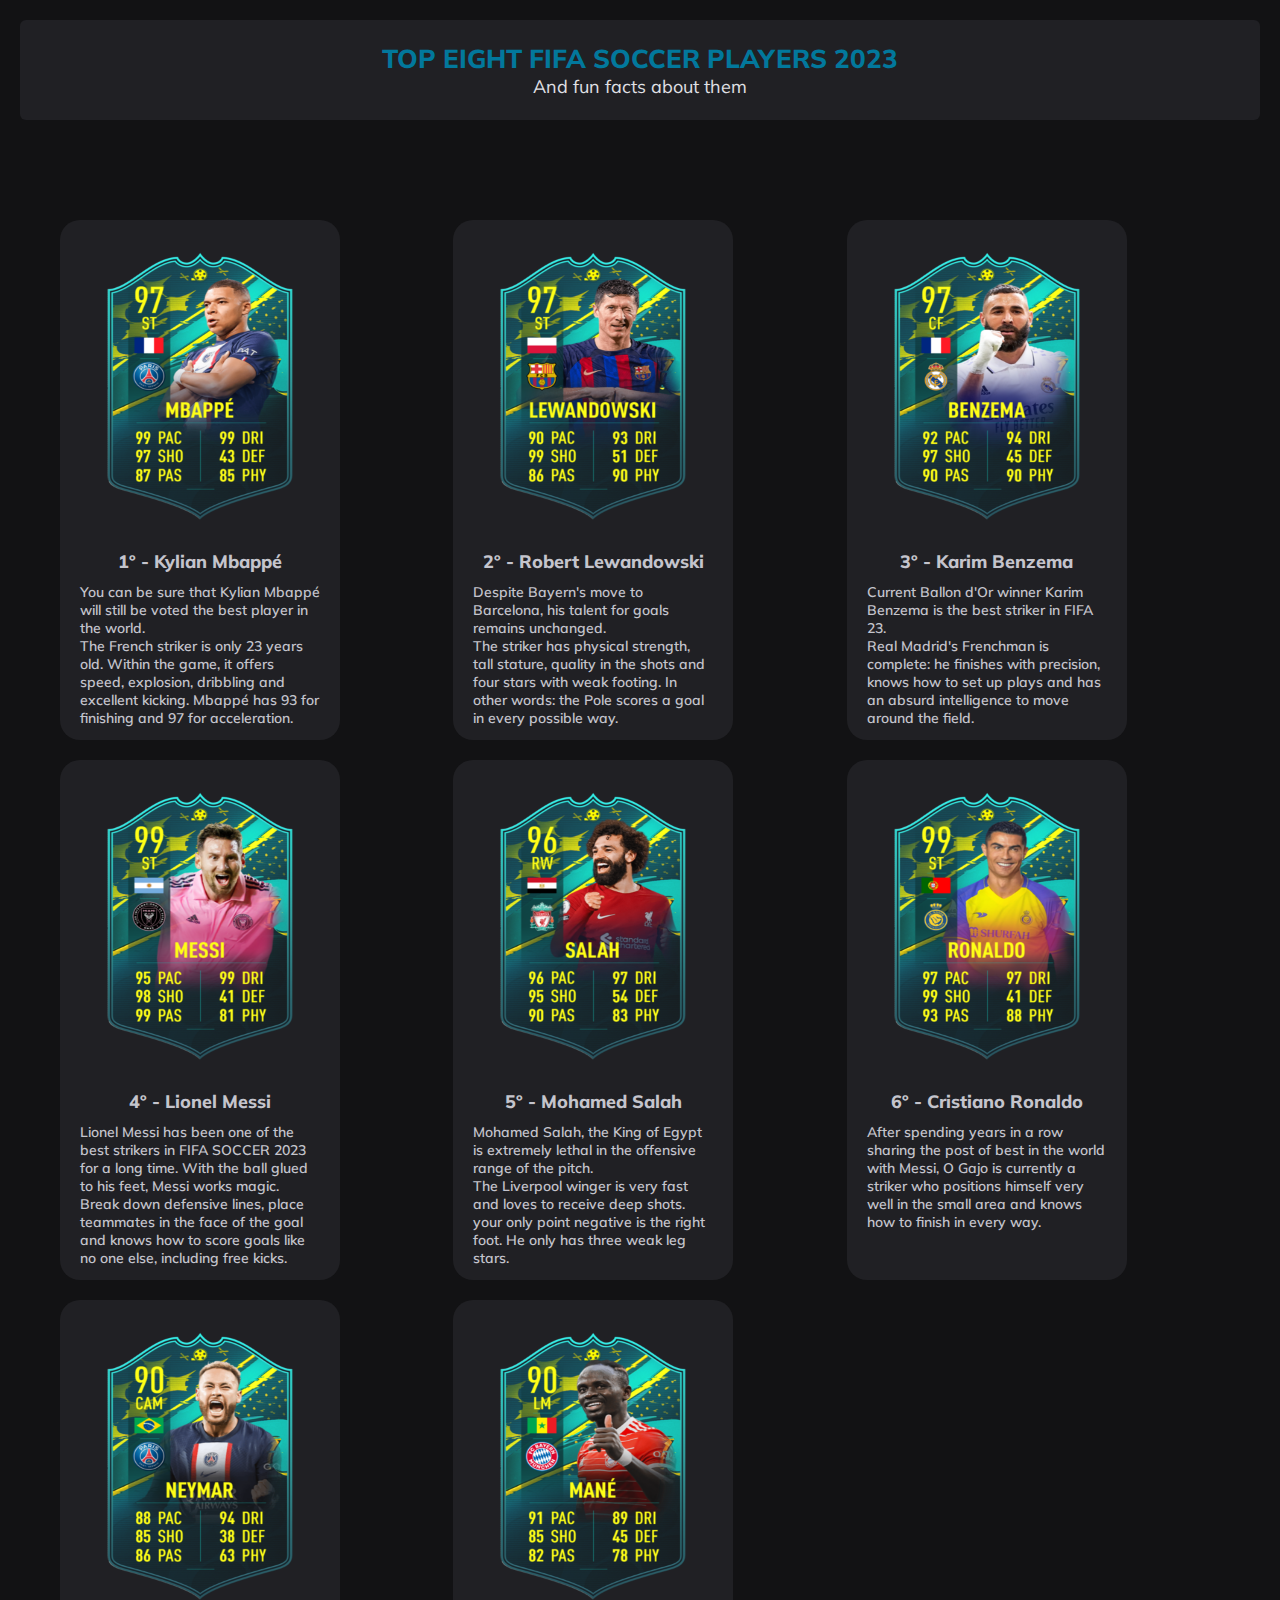
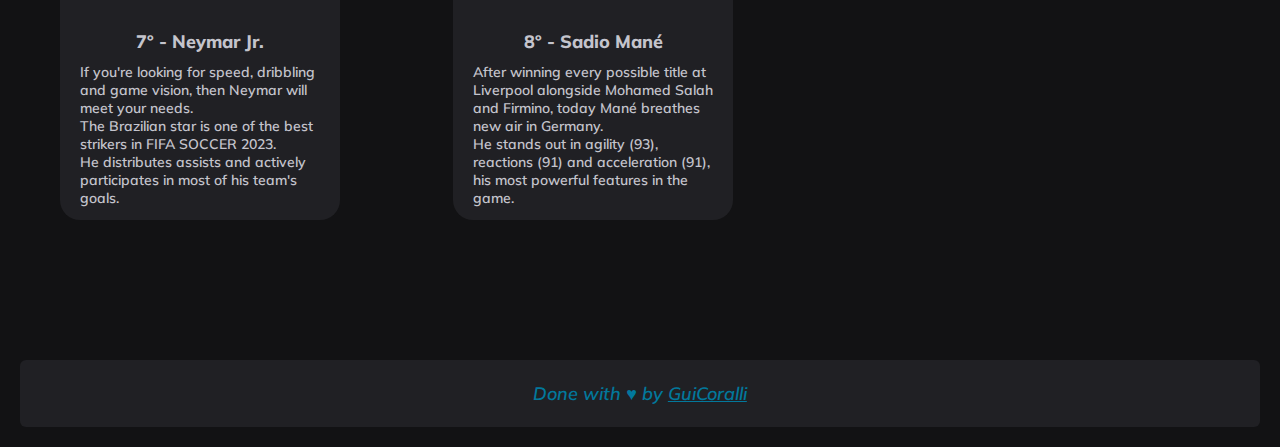
<file: index.html>
<!DOCTYPE html>
<html lang="pt-br">
<head>

    <link rel="preconnect" href="https://fonts.googleapis.com">
    <link rel="preconnect" href="https://fonts.gstatic.com" crossorigin>
    <link href="https://fonts.googleapis.com/css2?family=Mulish:wght@400;600;900&display=swap" rel="stylesheet">


    <meta charset="UTF-8">
    <meta name="viewport" content="width=device-width, initial-scale=1.0">
    <title>Best Players FIFA 2023</title>

    <link rel="stylesheet" href="./style.css">

</head>

<body>
        <div class="page">
            
    <header>
        
        <h1> TOP EIGHT FIFA SOCCER PLAYERS 2023</h1>
        <p>  And fun facts about them</p>
    </header>
        
    
    <main>
        
        <div class="card">
            <img src="./images/1-Mbappé.png" alt="Kylian Mbappé">
            <h2> 1º - Kylian Mbappé</h2>
            <p>You can be sure that Kylian Mbappé will still be voted the best player in the world.<br> 
                The French striker is only 23 years old.
                Within the game, it offers speed, explosion, dribbling and excellent kicking.
                Mbappé has 93 for finishing and 97 for acceleration.</p> </div>
        <div class="card">
            <img src="./images/2-Lewandowski.png" alt="Robert Lewandowski">
            <h2> 2º - Robert Lewandowski</h2>
            <p> Despite Bayern's move to Barcelona, ​​his talent for goals remains unchanged.<br> 
                The striker has physical strength, tall stature, quality in the shots and four stars with weak footing.
                In other words: the Pole scores a goal in every possible way.</p> </div>
        
            <div class="card">
            <img src="./images/3-Benzema.png" alt="Karim Benzema">
            <h2> 3º - Karim Benzema</h2>
            <p> Current Ballon d'Or winner Karim Benzema is the best striker in FIFA 23.<br> 
                Real Madrid's Frenchman is complete: he finishes with precision, knows how to set up plays and has an absurd intelligence
                to move around the field. </p></div>
            
        <div class="card">
            <img src="./images/4-Messi.png" alt="Lionel Messi">
            <h2> 4º - Lionel Messi</h2>
            <p> Lionel Messi has been one of the best strikers in FIFA SOCCER 2023 for a long time.
                With the ball glued to his feet, Messi works magic. <br> Break down defensive lines, place teammates
                in the face of the goal and knows how to score goals like no one else, including free kicks.
            </p>
        </div>
        
        <div class="card">
            <img src="./images/5-Salah.png" alt="Mohamed Salah">
            <h2> 5º - Mohamed Salah</h2>
            <p> Mohamed Salah, the King of Egypt is extremely lethal in the offensive range of the pitch.<br> 
                The Liverpool winger is very fast and loves to receive deep shots. your only point
                negative is the right foot. He only has three weak leg stars.</p></div>
        
        <div class="card">
            <img src="./images/6-Ronaldo.png" alt="Cristiano Ronaldo">
            <h2> 6º - Cristiano Ronaldo</h2>
            <p>After spending years in a row sharing the post of best in the world with Messi,
                O Gajo is currently a striker who positions himself very well in the small area and knows how to finish in every way. </p></div>
        
        <div class="card">
            <img src="./images/7-Neymar.png" alt="Neymar Jr.">
            <h2> 7º - Neymar Jr.</h2>
            <p> If you're looking for speed, dribbling and game vision, then Neymar will meet your needs.<br>
                The Brazilian star is one of the best strikers in FIFA SOCCER 2023. <br>
                He distributes assists and actively participates in most of his team's goals.</p></div>
        
        <div class="card">
            <img src="./images/8-Mané.png" alt="Sadio Mané">
            <h2> 8º - Sadio Mané</h2>
            <p> After winning every possible title at Liverpool alongside Mohamed Salah and Firmino,
                today Mané breathes new air in Germany. <br> He stands out in agility (93), reactions (91)
                and acceleration (91), his most powerful features in the game.
            </p>
        </div>   
    </main>
</body>
    <div class="footer">
    </div>
        <footer>
         Done with ♥ by <a href="https://github.com/GuiCoralli"> GuiCoralli </a>   
        
        </footer>

</footer>
</html>
</file>
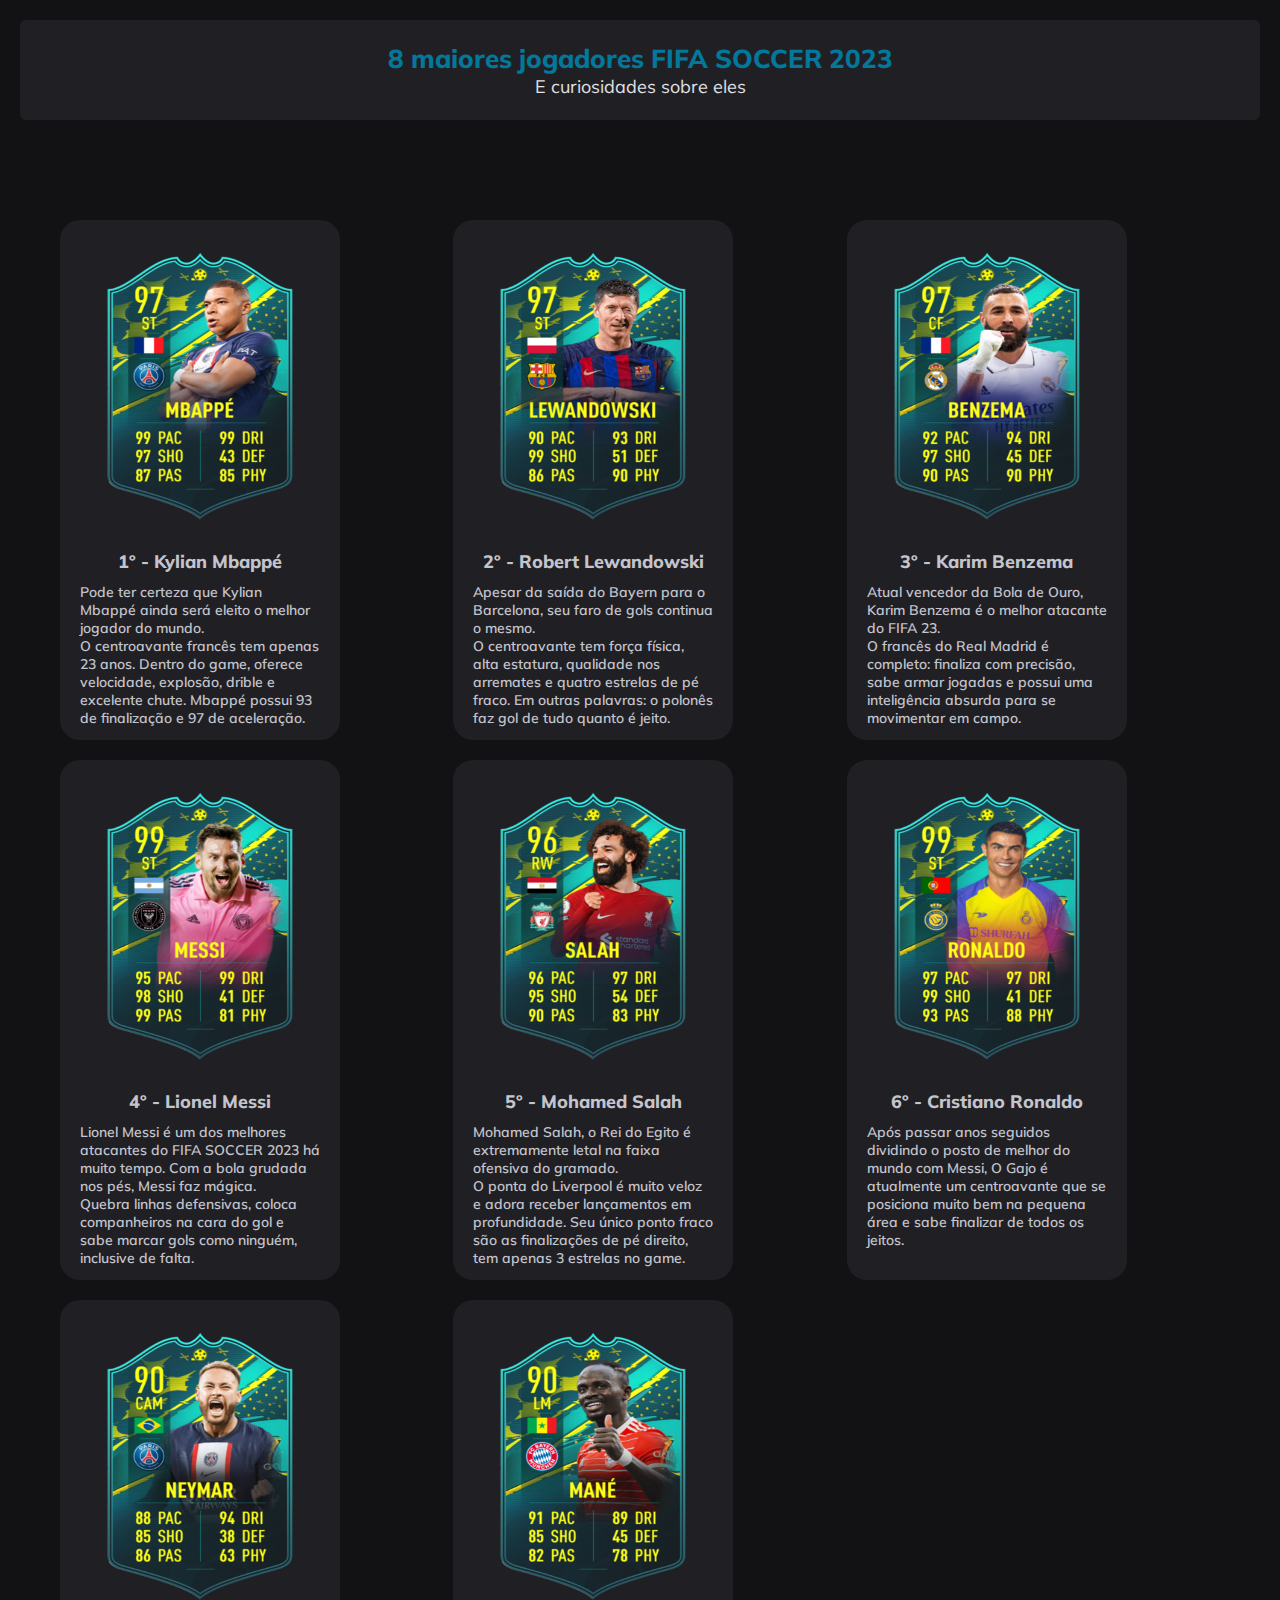
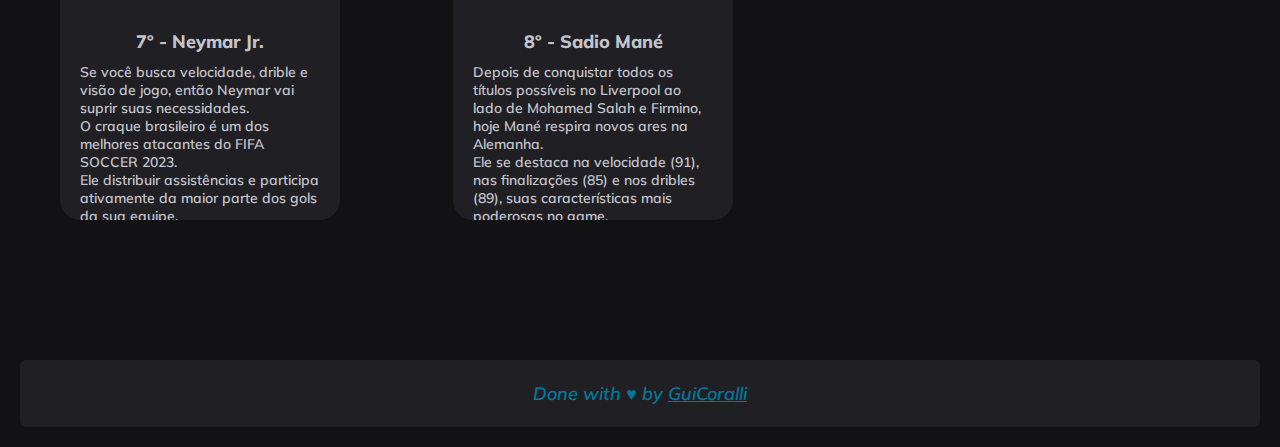
<file: index-pt-br.html>
<!DOCTYPE html>
<html lang="pt-br">
<head>

    <link rel="preconnect" href="https://fonts.googleapis.com">
    <link rel="preconnect" href="https://fonts.gstatic.com" crossorigin>
    <link href="https://fonts.googleapis.com/css2?family=Mulish:wght@400;600;900&display=swap" rel="stylesheet">


    <meta charset="UTF-8">
    <meta name="viewport" content="width=device-width, initial-scale=1.0">
    <title>Best Players FIFA 2023</title>

    <link rel="stylesheet" href="./style.css">

</head>

<body>
        <div class="page">
            
    <header>
        
        <h1>8 maiores jogadores FIFA SOCCER 2023</h1>
        <p> E curiosidades sobre eles</p>
    </header>
        
    
    <main>
        
        <div class="card">
            <img src="./images/1-Mbappé.png" alt="Kylian Mbappé">
            <h2> 1º - Kylian Mbappé</h2>
            <p>Pode ter certeza que Kylian Mbappé ainda será eleito o melhor jogador do mundo.<br> 
            O centroavante francês tem apenas 23 anos.
            Dentro do game, oferece velocidade, explosão, drible e excelente chute. 
            Mbappé possui 93 de finalização e 97 de aceleração.</p> </div>
        <div class="card">
            <img src="./images/2-Lewandowski.png" alt="Robert Lewandowski">
            <h2> 2º - Robert Lewandowski</h2>
            <p> Apesar da saída do Bayern para o Barcelona, seu faro de gols continua o mesmo.<br> 
            O centroavante tem força física, alta estatura, qualidade nos arremates e quatro estrelas de pé fraco.
            Em outras palavras: o polonês faz gol de tudo quanto é jeito.</p> </div>
        
            <div class="card">
            <img src="./images/3-Benzema.png" alt="Karim Benzema">
            <h2> 3º - Karim Benzema</h2>
            <p> Atual vencedor da Bola de Ouro, Karim Benzema é o melhor atacante do FIFA 23.<br> 
                O francês do Real Madrid é completo: finaliza com precisão, sabe armar jogadas e possui uma inteligência absurda
                para se movimentar em campo. </p></div>
            
        <div class="card">
            <img src="./images/4-Messi.png" alt="Lionel Messi">
            <h2> 4º - Lionel Messi</h2>
            <p> Lionel Messi é um dos melhores atacantes do FIFA SOCCER 2023 há muito tempo.
                Com a bola grudada nos pés, Messi faz mágica. <br> Quebra linhas defensivas, coloca companheiros
                na cara do gol e sabe marcar gols como ninguém, inclusive de falta.
            </p>
        </div>
        
        <div class="card">
            <img src="./images/5-Salah.png" alt="Mohamed Salah">
            <h2> 5º - Mohamed Salah</h2>
            <p> Mohamed Salah, o Rei do Egito é extremamente letal na faixa ofensiva do gramado.<br> 
                O ponta do Liverpool é muito veloz e adora receber lançamentos em profundidade. 
                Seu único ponto fraco são as finalizações de pé direito, tem apenas 3 estrelas no game.</p></div>
        
        <div class="card">
            <img src="./images/6-Ronaldo.png" alt="Cristiano Ronaldo">
            <h2> 6º - Cristiano Ronaldo</h2>
            <p>Após passar anos seguidos dividindo o posto de melhor do mundo com Messi, 
            O Gajo é atualmente um centroavante que se posiciona muito bem na pequena área e sabe finalizar de todos os jeitos. </p></div>
        
        <div class="card">
            <img src="./images/7-Neymar.png" alt="Neymar Jr.">
            <h2> 7º - Neymar Jr.</h2>
            <p> Se você busca velocidade, drible e visão de jogo, então Neymar vai suprir suas necessidades.<br> 
                O craque brasileiro é um dos melhores atacantes do FIFA SOCCER 2023. <br>
                Ele distribuir assistências e participa ativamente da maior parte dos gols da sua equipe.
            </p></div>
        
        <div class="card">
            <img src="./images/8-Mané.png" alt="Sadio Mané">
            <h2> 8º - Sadio Mané</h2>
            <p> Depois de conquistar todos os títulos possíveis no Liverpool ao lado de Mohamed Salah e Firmino,
                hoje Mané respira novos ares na Alemanha. <br> Ele se destaca na velocidade (91), nas finalizações (85)
                e nos dribles (89), suas características mais poderosas no game.
            </p>
        </div>   
    </main>
</body>
    <div class="footer">
    </div>
        <footer>
         Done with ♥ by <a href="https://github.com/GuiCoralli"> GuiCoralli </a>   
        
        </footer>

</footer>
</html>
</file>
<file: style.css>
* {
    margin: 0;
    padding: 0;
    box-sizing: border-box;
}

:root {
    font-family: Mulish;
    font-size: 62.5%;
}


body {
    background:  #121214;
    min-height: 100vh;    
}

.page {
    padding: 2rem 2rem;   
}

header {
  padding: 2.2rem 0;
  background: #202024;
  border-radius: 6px;
}


header > h1 {
    color: hsl(194, 97%, 31%);
    font-family: Mulish;
    text-align: center;
    font-size: 3.6rem;
    font-weight: 800;
    
}

header > p {
    color: #e1e1e6;
    font-family: Mulish;
    font-size: 2.8rem;
    text-align: center;
    font-weight: 400;
}


main {
    padding: 4rem 0rem;
    display: grid;
    grid-template-columns: repeat(4, 1fr);
    
    gap: 2rem;
    
}

.images {
    margin-top: 10.0rem;  
    align-items: center;
}

.card {
    width: 28rem;
    height: 52rem;


    background: #202024;
    border-radius: 2rem;
  
    display: flex;
    flex-direction: column;
    
    gap: 1rem;
    padding: 2rem;
    
    overflow: hidden;
}

.card > img {
  max-width: 25rem;
  max-height: 30rem;
  width: 100%;
  margin-inline: auto;

  -webkit-transition: -webkit-transform 0.5s ease;
  transition: transform 0.5s ease;
    
}

.card:hover > img{
    -webkit-transform: scale(1.1);
    transform: scale(1.1);
    cursor: pointer;
    
}

.card > h2 {
    color: #c4c4cc;
    font-size: 1.8rem;
    text-align: center;
    font-weight: 800;    
}

.card > p {
    color: #c4c4cc;
    font-size: 1.4rem;
    text-align: left;
    font-weight: 600;
    
    
}

footer {
    
    padding: 2.2rem 1.2rem;
    margin-top: 4.0rem;
    
    text-align: center;
    font-style: italic;
    font-weight: 600;
    font-size: 1.8rem;
    color: hsl(194, 97%, 31%);

    background: #202024;
    border-radius: 6px;
}

footer > a {
    color: hsl(194, 97%, 31%);
    font-weight: 600;
    font-size: 1.8rem;
}

/* MEDIA QUERIES */

@media (max-width: 425px) {
    main {
        display: flex;
        flex-direction: column;
        align-items: center;
        gap: 2rem;
       
    }
 }

 header > h1 {
    font-size: 2.6rem;
    
 }

 header > p {
   font-size: 1.8rem; 
}

@media (min-width: 768px) and (max-width: 1024px) {
    main {
     grid-template-columns: repeat(2, 1fr);
     padding: 4rem 8rem;
     align-items: center;
     
     gap: 2rem;
     
    }
}
  
@media (min-width: 1024px) and (max-width: 1440px) {
    main {
      grid-template-columns: repeat(3, 1fr);
      flex-direction: column;
      align-items: center;
      padding: 10rem 4rem;
      gap: 2rem;
      
    }
}
  
  @media (min-width: 2559px) {
    main {
      grid-template-columns: repeat(4, 1fr);
      padding: 10rem 40rem;
      gap: 4rem;

    }
}
</file>
